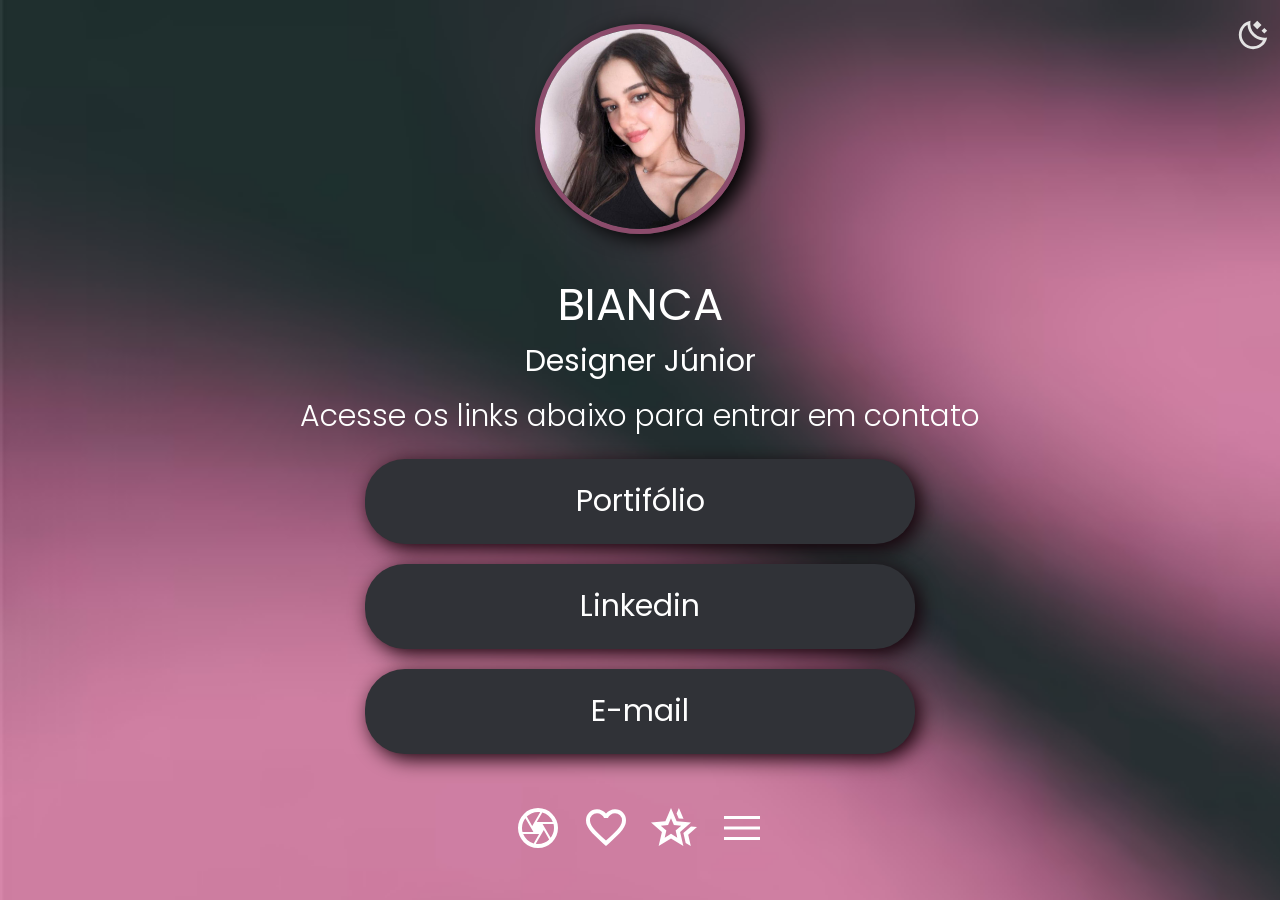
<file: index.html>
<!DOCTYPE html>

<html lang="pt-br">

<head>
 
    <meta charset="UTF-8">
    <meta name="viewport" content="width=device-width, initial-scale=1.0">
 
    <title> Método SV </title>
 
    <link rel="stylesheet" href="CSS/estilo.css">
 
    <link rel="stylesheet" href="https://fonts.googleapis.com/css2?family=Material+Symbols+Outlined:opsz,wght,FILL,GRAD@20..48,100..700,0..1,-50..200&icon_names=chat%22" />
 
</head>
 
<body>
 
    <header>
 
        <section>
 
            <!-- Tag de imagem-->
 
            <figure>
                <img id="Bianca" src="Recursos/IMG/Mídia (1).jpg" alt="Foto de perfil">
            </figure>
 
        </section>
 
        <section>
 
            <h1 class="titulos"> BIANCA </h1>
            <h2 id="subtitulo" class="titulos">  Designer Júnior </h2>
            <h3 class="titulos"> Acesse os links abaixo para entrar em contato </h3>
 
        </section>
 
 
    </header>


    <main>
 
        <nav>
            <section>
 
                <a href=""> <button class="botao"> Portifólio </button> </a>
                
 
            </section>
 
            <section>
 
                <a href=""> <button class="botao"> Linkedin </button> </a>
 
            </section>
 
            <section>
               
                <a href=""> <button class="botao"> E-mail </button> </a>
 
 
            </section>
        </nav>
 
    </main>
 
    <footer>
 
        <nav id="rodape">
 
            <section class="icones">
 
                <svg xmlns="http://www.w3.org/2000/svg" height="48px" viewBox="0 -960 960 960" width="48px" fill="#FFFFFF"><path d="M456-600h320q-27-69-82.5-118.5T566-788L456-600Zm-92 80 160-276q-11-2-22-3t-22-1q-66 0-123 25t-101 67l108 188ZM170-400h218L228-676q-32 41-50 90.5T160-480q0 21 2.5 40.5T170-400Zm224 228 108-188H184q27 69 82.5 118.5T394-172Zm86 12q66 0 123-25t101-67L596-440 436-164q11 2 21.5 3t22.5 1Zm252-124q32-41 50-90.5T800-480q0-21-2.5-40.5T790-560H572l160 276ZM480-480Zm0 400q-82 0-155-31.5t-127.5-86Q143-252 111.5-325T80-480q0-83 31.5-155.5t86-127Q252-817 325-848.5T480-880q83 0 155.5 31.5t127 86q54.5 54.5 86 127T880-480q0 82-31.5 155t-86 127.5q-54.5 54.5-127 86T480-80Z"/></svg>                
            
            </section>
 
            <section class="icones">
 
                
                <svg xmlns="http://www.w3.org/2000/svg" height="48px" viewBox="0 -960 960 960" width="48px" fill="#FFFFFF"><path d="m480-120-58-52q-101-91-167-157T150-447.5Q111-500 95.5-544T80-634q0-94 63-157t157-63q52 0 99 22t81 62q34-40 81-62t99-22q94 0 157 63t63 157q0 46-15.5 90T810-447.5Q771-395 705-329T538-172l-58 52Zm0-108q96-86 158-147.5t98-107q36-45.5 50-81t14-70.5q0-60-40-100t-100-40q-47 0-87 26.5T518-680h-76q-15-41-55-67.5T300-774q-60 0-100 40t-40 100q0 35 14 70.5t50 81q36 45.5 98 107T480-228Zm0-273Z"/></svg>            
            
            </section>
 
 
            <section class="icones">
 
                <svg xmlns="http://www.w3.org/2000/svg" height="48px" viewBox="0 -960 960 960" width="48px" fill="#FFFFFF"><path d="m668-380 152-130 120 10-176 153 52 227-102-62-46-198Zm-94-292-42-98 46-110 92 217-96-9ZM294-287l126-76 126 77-33-144 111-96-146-13-58-136-58 135-146 13 111 97-33 143ZM173-120l65-281L20-590l288-25 112-265 112 265 288 25-218 189 65 281-247-149-247 149Zm247-340Z"/></svg> 
            
            </section>
 
 
 
            <section class="icones">
 
                <svg xmlns="http://www.w3.org/2000/svg" height="48px" viewBox="0 -960 960 960" width="48px" fill="#FFFFFF"><path d="M120-240v-60h720v60H120Zm0-210v-60h720v60H120Zm0-210v-60h720v60H120Z"/></svg>
 
            </section>
        </nav>
 
 
    </footer>

    <section id="modoEscuro">

        <svg xmlns="http://www.w3.org/2000/svg" height="34px" viewBox="0 -960 960 960" width="34px" fill="#e3e3e3"><path d="M600-640 480-760l120-120 120 120-120 120Zm200 120-80-80 80-80 80 80-80 80ZM483-80q-84 0-157.5-32t-128-86.5Q143-253 111-326.5T79-484q0-146 93-257.5T409-880q-18 99 11 193.5T520-521q71 71 165.5 100T879-410q-26 144-138 237T483-80Zm0-80q88 0 163-44t118-121q-86-8-163-43.5T463-465q-61-61-97-138t-43-163q-77 43-120.5 118.5T159-484q0 135 94.5 229.5T483-160Zm-20-305Z"/></svg>

    </section>



   <script src="https://code.jquery.com/jquery-3.7.1.min.js"> </script>
   <script src="js/interatividade.js"> </script>
   
</body>
 
 
</html>







































</html>
</file>
<file: CSS/estilo.css>
@import url('https://fonts.googleapis.com/css2?family=Poppins:ital,wght@0,100;0,200;0,300;0,400;0,500;0,600;0,700;0,800;0,900;1,100;1,200;1,300;1,400;1,500;1,600;1,700;1,800;1,900&display=swap');
 
body{
   
    background-image: url("../Recursos/IMG/download.avif");
    background-size: 2000px;
 
    display: flex;
    flex-direction: column;
    justify-content: center;
    align-items: center;
 
}
 
img#Bianca{
 
width: 200px;
height: 200px;
 
border-radius: 200px;
border:5px solid #8c4c6c; /*Engloba todos os de cima*/
 
box-shadow: 10px 5px 20px rgba(0, 0, 0, 3);
 
}
 
 
.titulos {
 
color: white;
text-align: center;
 
}
 
 
h1{
    font-size: 45px;
    font-family: "Poppins", sans-serif;
    font-weight: 400;
    font-style: normal;
    margin-bottom: 0px;
}
 
 
h2{
    font-size: 30px;
    font-family: "Poppins", sans-serif;
    font-weight: 400;
    font-style: normal;
 
    margin: 0px 0px 10px 0px;
}

h3{
    font-size: 30px;
    font-family: "Poppins", sans-serif;
    font-weight: 350;
    font-style: normal;
 
    margin: 0px 0px 10px 0px;
}



 
figure{
   
display: flex;
justify-content: center;
 
 
}
 
 
.botao{
 
    background-color: #303237;
    color: white;
    font-family: "Poppins", sans-serif;
    border: none;
    font-size: 30px;
    margin:10px;
    padding: 20px;
    width: 550px;
    border-radius: 40px;
    box-shadow: 5px 5px 20px rgb(21, 1, 8);
    transition: 0.3s;
    cursor: pointer;
 
}
 
.botao:hover{
 
    background-color: #ba7093;
    font-size: 40px;
   
 
}
 
 
.material-symbols-outlined{
  font-variation-settings:
  'FILL' 0,
  'wght' 400,
  'GRAD' 0,
  'opsz' 24
 
}
 
#rodape{
 
    display: flex;
    margin-top: 30px ;
}
 
.icones{
 
margin: 10px;
 
}
 
svg:hover{
 
    fill:#303237;
    cursor: pointer;
 
    transform: scale(1.2);
 
 
}

#modoEscuro{

     position: absolute;
     top:2%;
     right: 10px;

}

@media (max-width: 600px){ /* Configurações CSS pra mobile */

.botao{
    width: 350px;


}


}

@media (max-width: 800px){ 

.botao{
    width: 400px;


}


}
</file>
